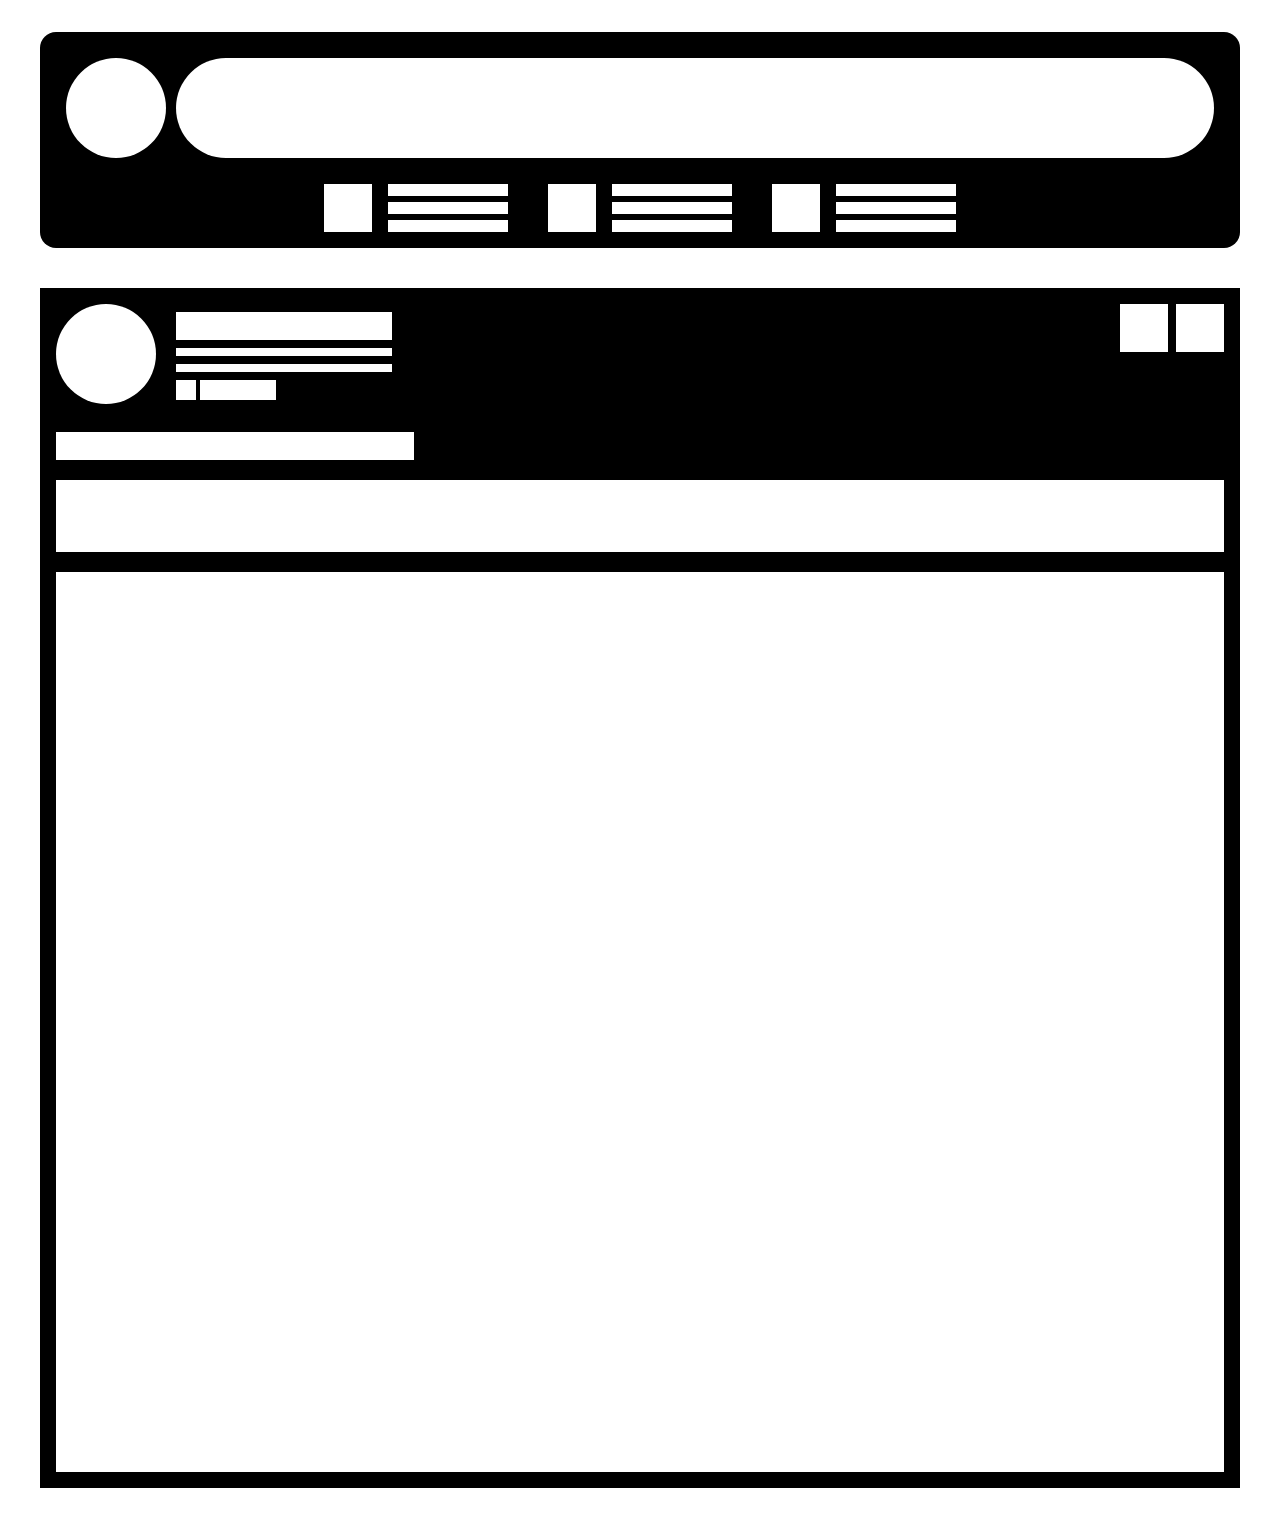
<file: Layout 1/index.html>
<!DOCTYPE html>
<html lang="en">

<head>
  <meta charset="UTF-8">
  <meta name="viewport" content="width=device-width, initial-scale=1.0">
  <title>Layout 6</title>
  <link rel="stylesheet" href="style.css">
</head>

<body>
 <div class="spacing">
   <div class="container">
    <section class="top-section">
      <div class="circle-input-section">
        <div class="avatar"></div>
        <div class="input"></div>
      </div>
      <div class="tag-info-section">
        <div class="tag-info">
          <div class="square"></div>
          <div class="line-container">
            <div class="line"></div>
            <div class="line"></div>
            <div class="line"></div>
          </div>
        </div>
        <div class="tag-info">
          <div class="square"></div>
          <div class="line-container">
            <div class="line"></div>
            <div class="line"></div>
            <div class="line"></div>
          </div>
        </div>
        <div class="tag-info">
          <div class="square"></div>
          <div class="line-container">
            <div class="line"></div>
            <div class="line"></div>
            <div class="line"></div>
          </div>
        </div>
      </div>
    </section>

    <section class="bottom-container">  
      <div class="user-info-container">
        <div class="user-info">
          <div class="avatar"></div>
          <div class="details">
            <div class="rect"></div>
            <div class="line"></div>
            <div class="line"></div>

            <div class="more-details">
              <div class="box1"></div>
              <div class="box2"></div>
            </div>
          </div>
        </div>
        <div class="controls">
        <div class="control"></div>
        <div class="control"></div>
        </div>
      </div>
      <div class="content-container">
        <div class="bar1"></div>
        <div class="bar2"></div>
        <div class="content"></div>
      </div>
    </section>
  </div>
 </div>
</body>

</html>
</file>
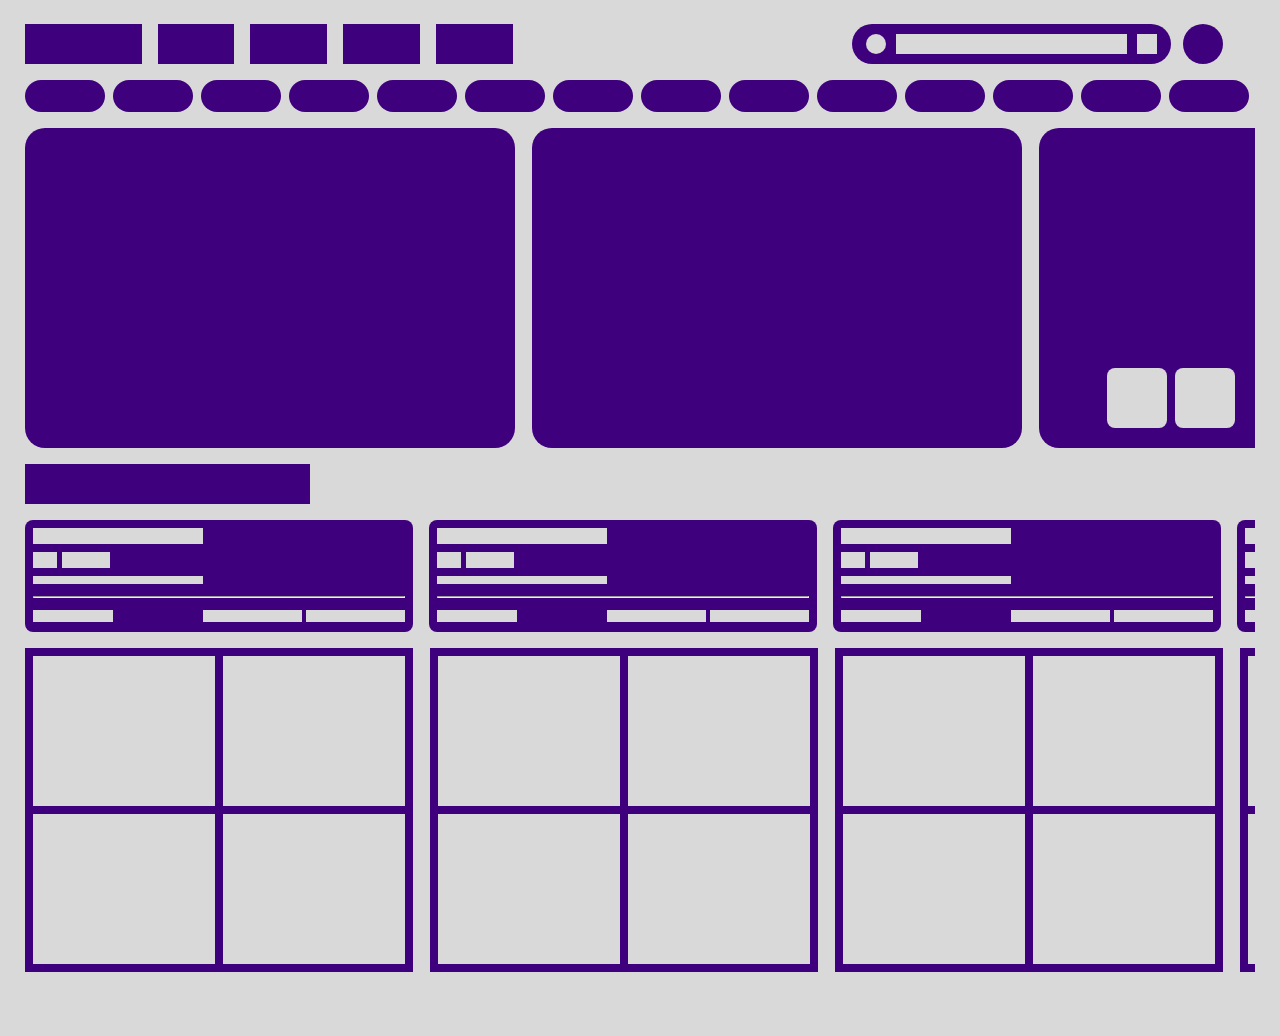
<file: Layout 2/index.html>
<!DOCTYPE html>
<html lang="en">

<head>
  <meta charset="UTF-8">
  <meta name="viewport" content="width=device-width, initial-scale=1.0">
  <title>Layout 7</title>
  <link rel="stylesheet" href="style.css">
</head>

<body>
  <div class="container">
    <nav>
      <div class="links">
        <div class="logo"></div>
        <div class="link">
          <a href="#"></a>
          <a href="#"></a>
          <a href="#"></a>
          <a href="#"></a>
        </div>
      </div>

      <div class="search-avatar">
        <div class="search">
          <div class="circle"></div>
          <div class="rectangle"></div>
          <div class="square"></div>
        </div>
        <div class="avatar"></div>
      </div>
    </nav>

    <div class="tags hide-scrollbar">
      <span></span>
      <span></span>
      <span></span>
      <span></span>
      <span></span>
      <span></span>
      <span></span>
      <span></span>
      <span></span>
      <span></span>
      <span></span>
      <span></span>
      <span></span>
      <span></span>
      <span></span>
      <span></span>
      <span></span>
      <span></span>
      <span></span>
      <span></span>
      <span></span>
      <span></span>
      <span></span>
      <span></span>
      <span></span>
      <span></span>
      <span></span>
      <span></span>
    </div>

    <div class="button-relative">
      <div class="ads hide-scrollbar">
        <span></span>
        <span></span>
        <span></span>
        <span></span>
        <span></span>

        <div class="slide-button">
          <div class="prev"></div>
          <div class="next"></div>
        </div>
      </div>
    </div>

    <div class="bar"></div>

    <div class="cards hide-scrollbar">
      <div class="card">
        <section>
          <div class="line1"></div>
          <div class="box-container">
            <div class="box1"></div>
            <div class="box2"></div>
          </div>
          <div class="line2"></div>
        </section>
        <hr />
        <div class="card-bottom">
          <span></span>
          <div class="left">
            <span></span>
            <span></span>
          </div>
        </div>
      </div>
      <div class="card">
        <section>
          <div class="line1"></div>
          <div class="box-container">
            <div class="box1"></div>
            <div class="box2"></div>
          </div>
          <div class="line2"></div>
        </section>
        <hr />
        <div class="card-bottom">
          <span></span>
          <div class="left">
            <span></span>
            <span></span>
          </div>
        </div>
      </div>
      <div class="card">
        <section>
          <div class="line1"></div>
          <div class="box-container">
            <div class="box1"></div>
            <div class="box2"></div>
          </div>
          <div class="line2"></div>
        </section>
        <hr />
        <div class="card-bottom">
          <span></span>
          <div class="left">
            <span></span>
            <span></span>
          </div>
        </div>
      </div>
      <div class="card">
        <section>
          <div class="line1"></div>
          <div class="box-container">
            <div class="box1"></div>
            <div class="box2"></div>
          </div>
          <div class="line2"></div>
        </section>
        <hr />
        <div class="card-bottom">
          <span></span>
          <div class="left">
            <span></span>
            <span></span>
          </div>
        </div>
      </div>
      <div class="card">
        <section>
          <div class="line1"></div>
          <div class="box-container">
            <div class="box1"></div>
            <div class="box2"></div>
          </div>
          <div class="line2"></div>
        </section>
        <hr />
        <div class="card-bottom">
          <span></span>
          <div class="left">
            <span></span>
            <span></span>
          </div>
        </div>
      </div>
      <div class="card">
        <section>
          <div class="line1"></div>
          <div class="box-container">
            <div class="box1"></div>
            <div class="box2"></div>
          </div>
          <div class="line2"></div>
        </section>
        <hr />
        <div class="card-bottom">
          <span></span>
          <div class="left">
            <span></span>
            <span></span>
          </div>
        </div>
      </div>
      <div class="card">
        <section>
          <div class="line1"></div>
          <div class="box-container">
            <div class="box1"></div>
            <div class="box2"></div>
          </div>
          <div class="line2"></div>
        </section>
        <hr />
        <div class="card-bottom">
          <span></span>
          <div class="left">
            <span></span>
            <span></span>
          </div>
        </div>
      </div>
      <div class="card">
        <section>
          <div class="line1"></div>
          <div class="box-container">
            <div class="box1"></div>
            <div class="box2"></div>
          </div>
          <div class="line2"></div>
        </section>
        <hr />
        <div class="card-bottom">
          <span></span>
          <div class="left">
            <span></span>
            <span></span>
          </div>
        </div>
      </div>
      <div class="card">
        <section>
          <div class="line1"></div>
          <div class="box-container">
            <div class="box1"></div>
            <div class="box2"></div>
          </div>
          <div class="line2"></div>
        </section>
        <hr />
        <div class="card-bottom">
          <span></span>
          <div class="left">
            <span></span>
            <span></span>
          </div>
        </div>
      </div>
      <div class="card">
        <section>
          <div class="line1"></div>
          <div class="box-container">
            <div class="box1"></div>
            <div class="box2"></div>
          </div>
          <div class="line2"></div>
        </section>
        <hr />
        <div class="card-bottom">
          <span></span>
          <div class="left">
            <span></span>
            <span></span>
          </div>
        </div>
      </div>
      <div class="card">
        <section>
          <div class="line1"></div>
          <div class="box-container">
            <div class="box1"></div>
            <div class="box2"></div>
          </div>
          <div class="line2"></div>
        </section>
        <hr />
        <div class="card-bottom">
          <span></span>
          <div class="left">
            <span></span>
            <span></span>
          </div>
        </div>
      </div>
    </div>

    <section class="grid-boxes hide-scrollbar">
      <div class="grid-box">
        <span></span>
        <span></span>
        <span></span>
        <span></span>
      </div>
      <div class="grid-box">
        <span></span>
        <span></span>
        <span></span>
        <span></span>
      </div>
      <div class="grid-box">
        <span></span>
        <span></span>
        <span></span>
        <span></span>
      </div>
      <div class="grid-box">
        <span></span>
        <span></span>
        <span></span>
        <span></span>
      </div>
      <div class="grid-box">
        <span></span>
        <span></span>
        <span></span>
        <span></span>
      </div>
      <div class="grid-box">
        <span></span>
        <span></span>
        <span></span>
        <span></span>
      </div>
      <div class="grid-box">
        <span></span>
        <span></span>
        <span></span>
        <span></span>
      </div>
    </section>

    <div class="bottom-space"></div>
  </div>
</body>

</html>
</file>
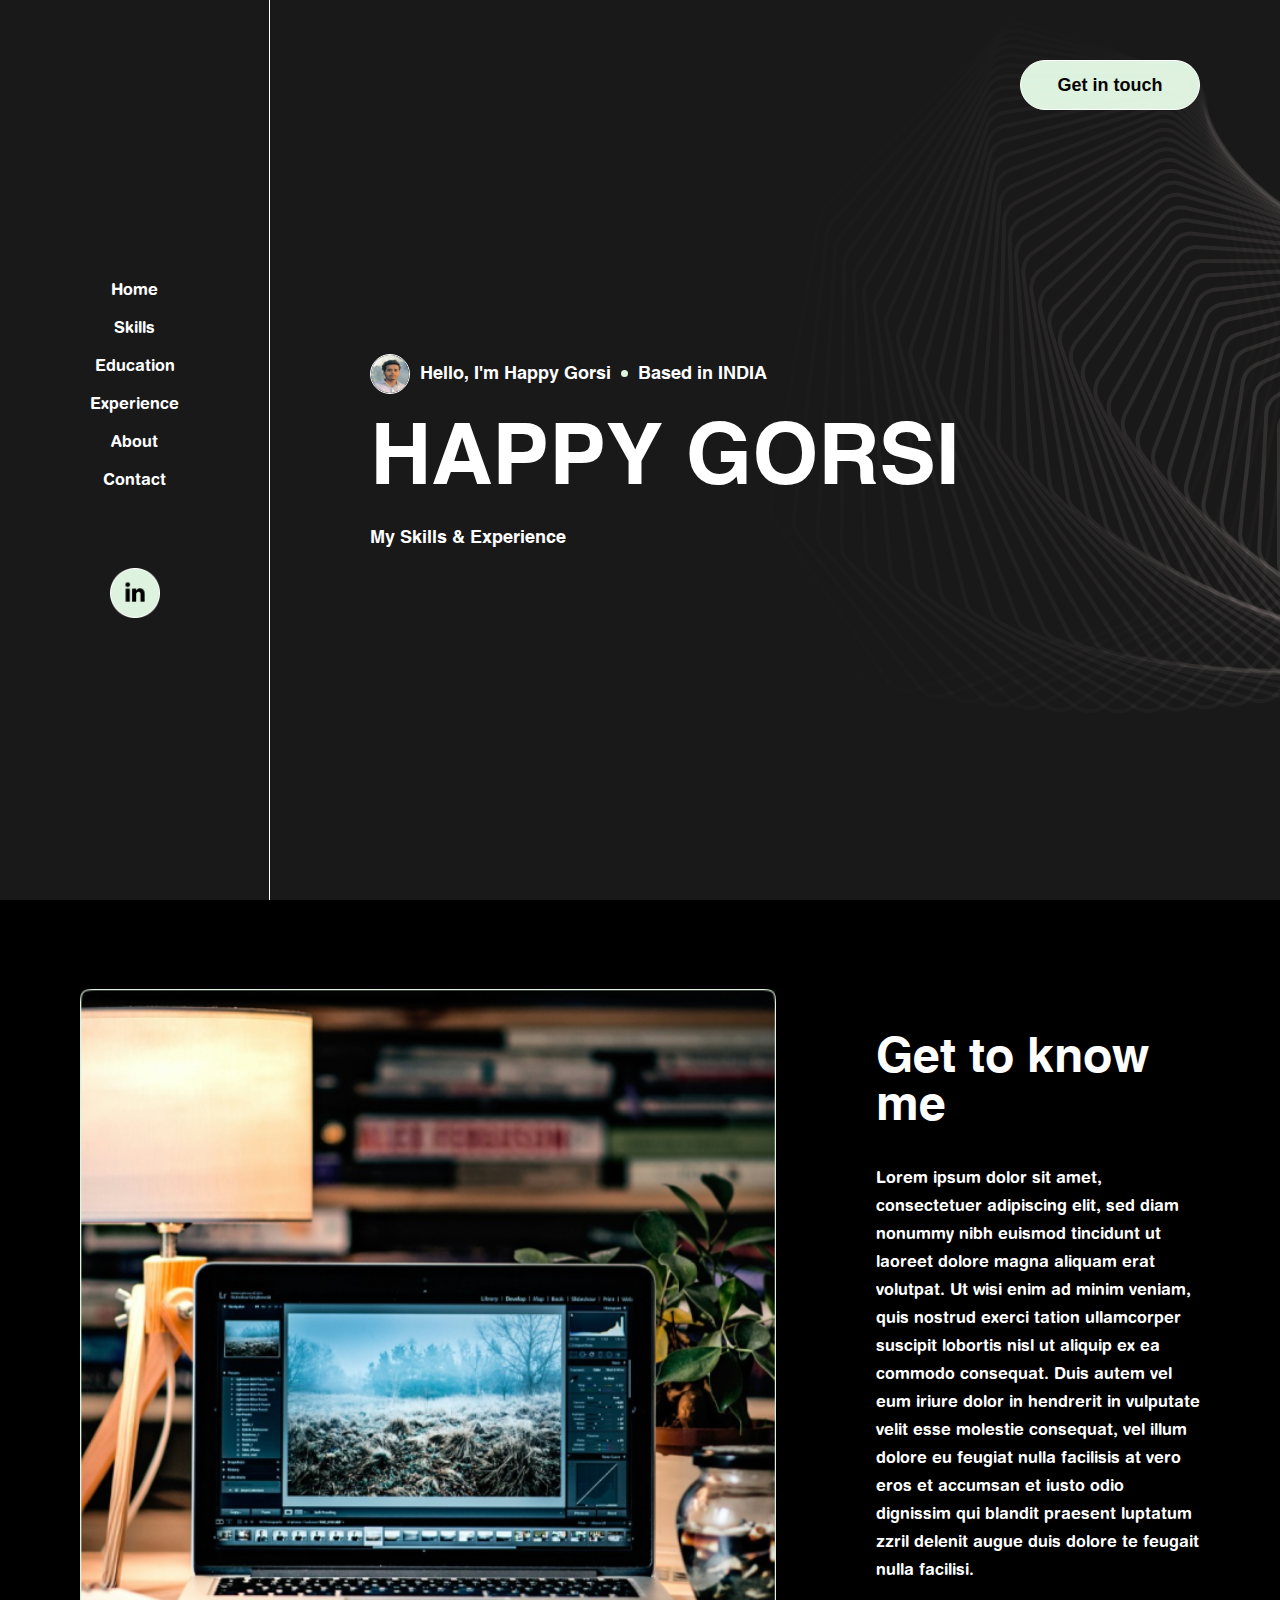
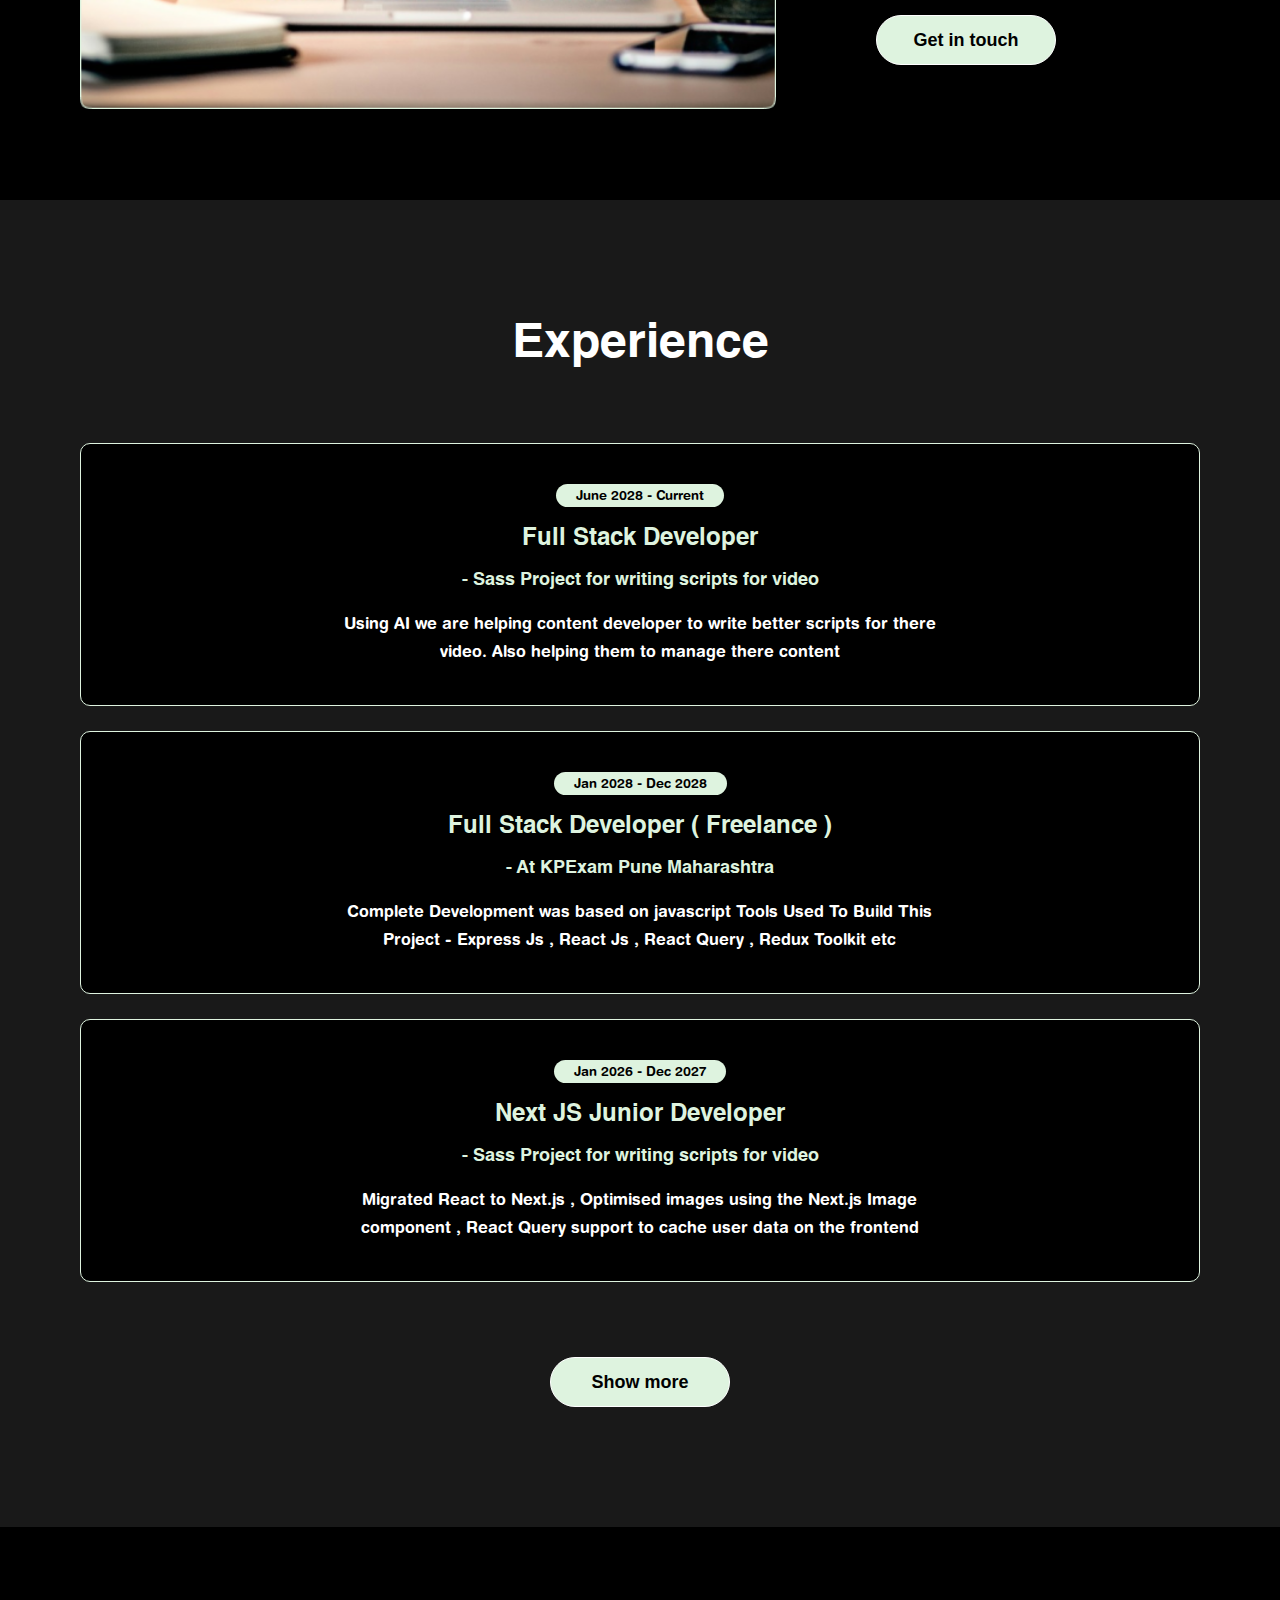
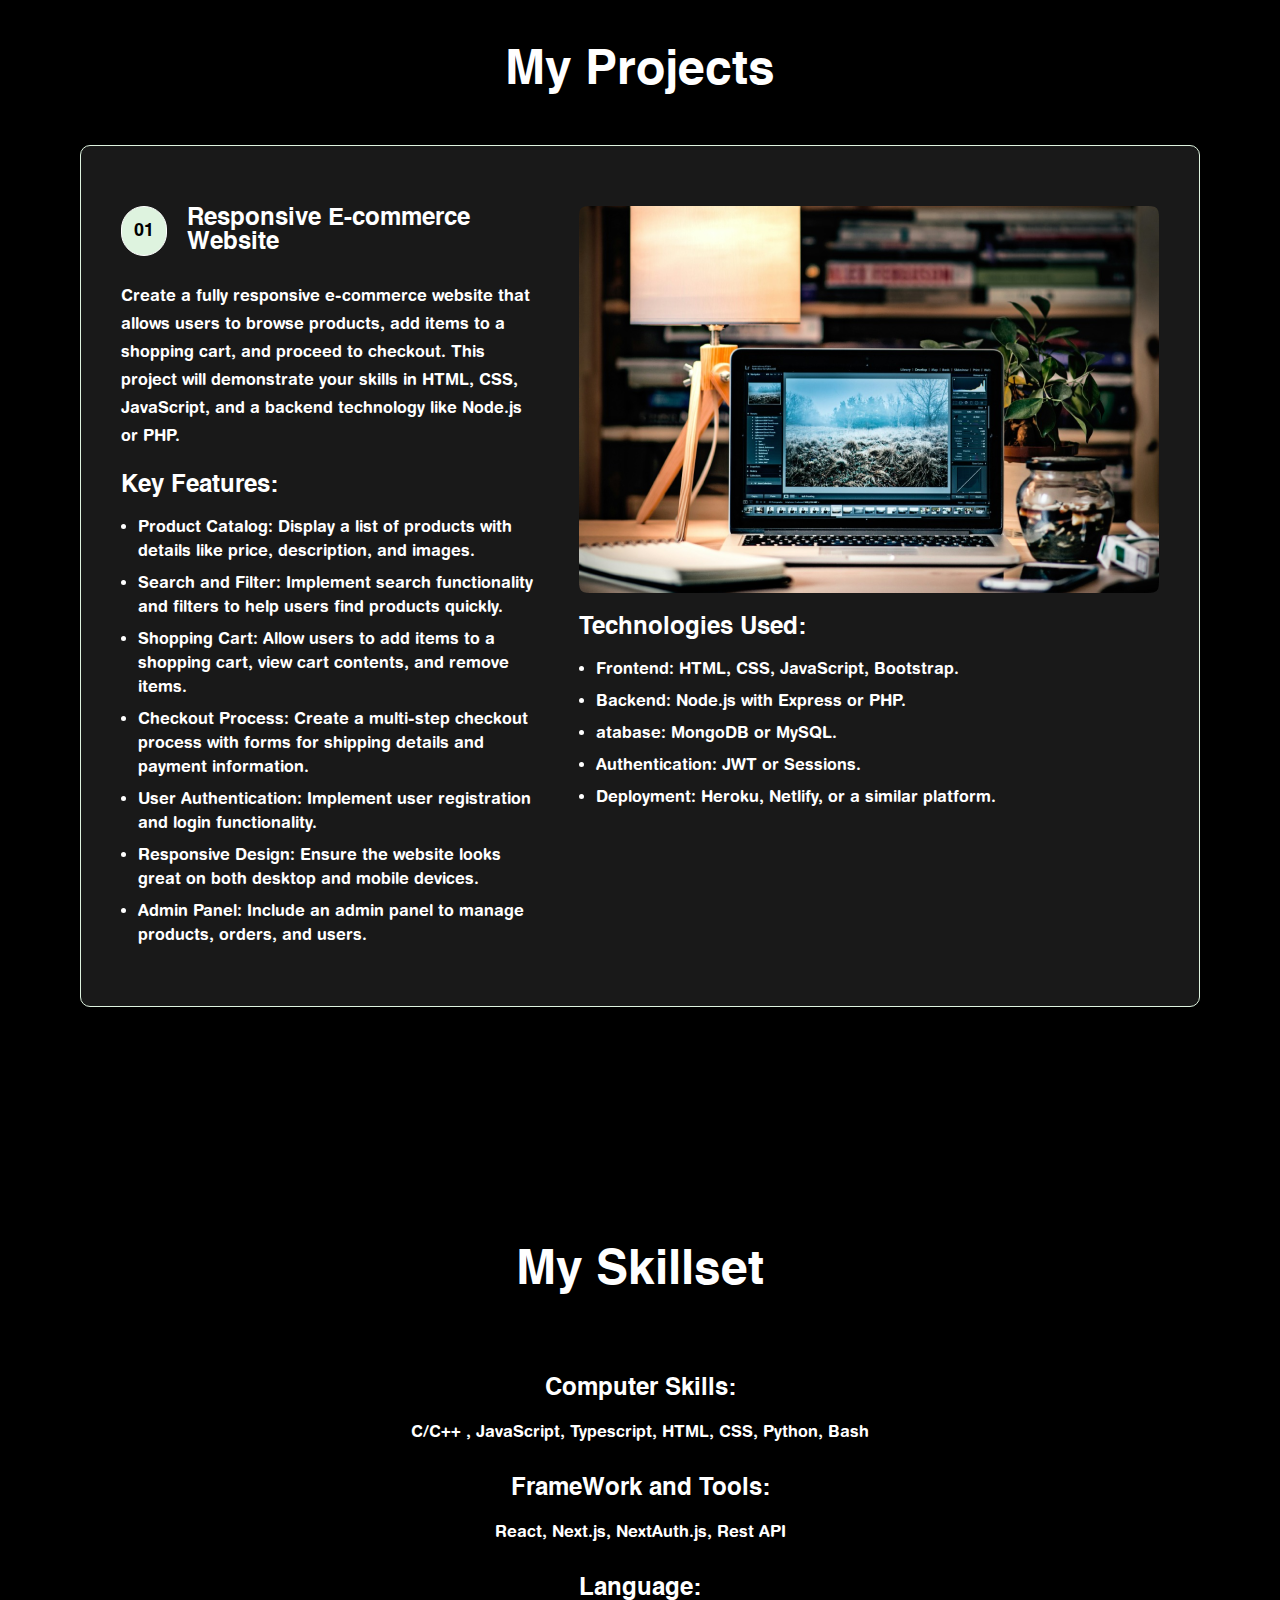
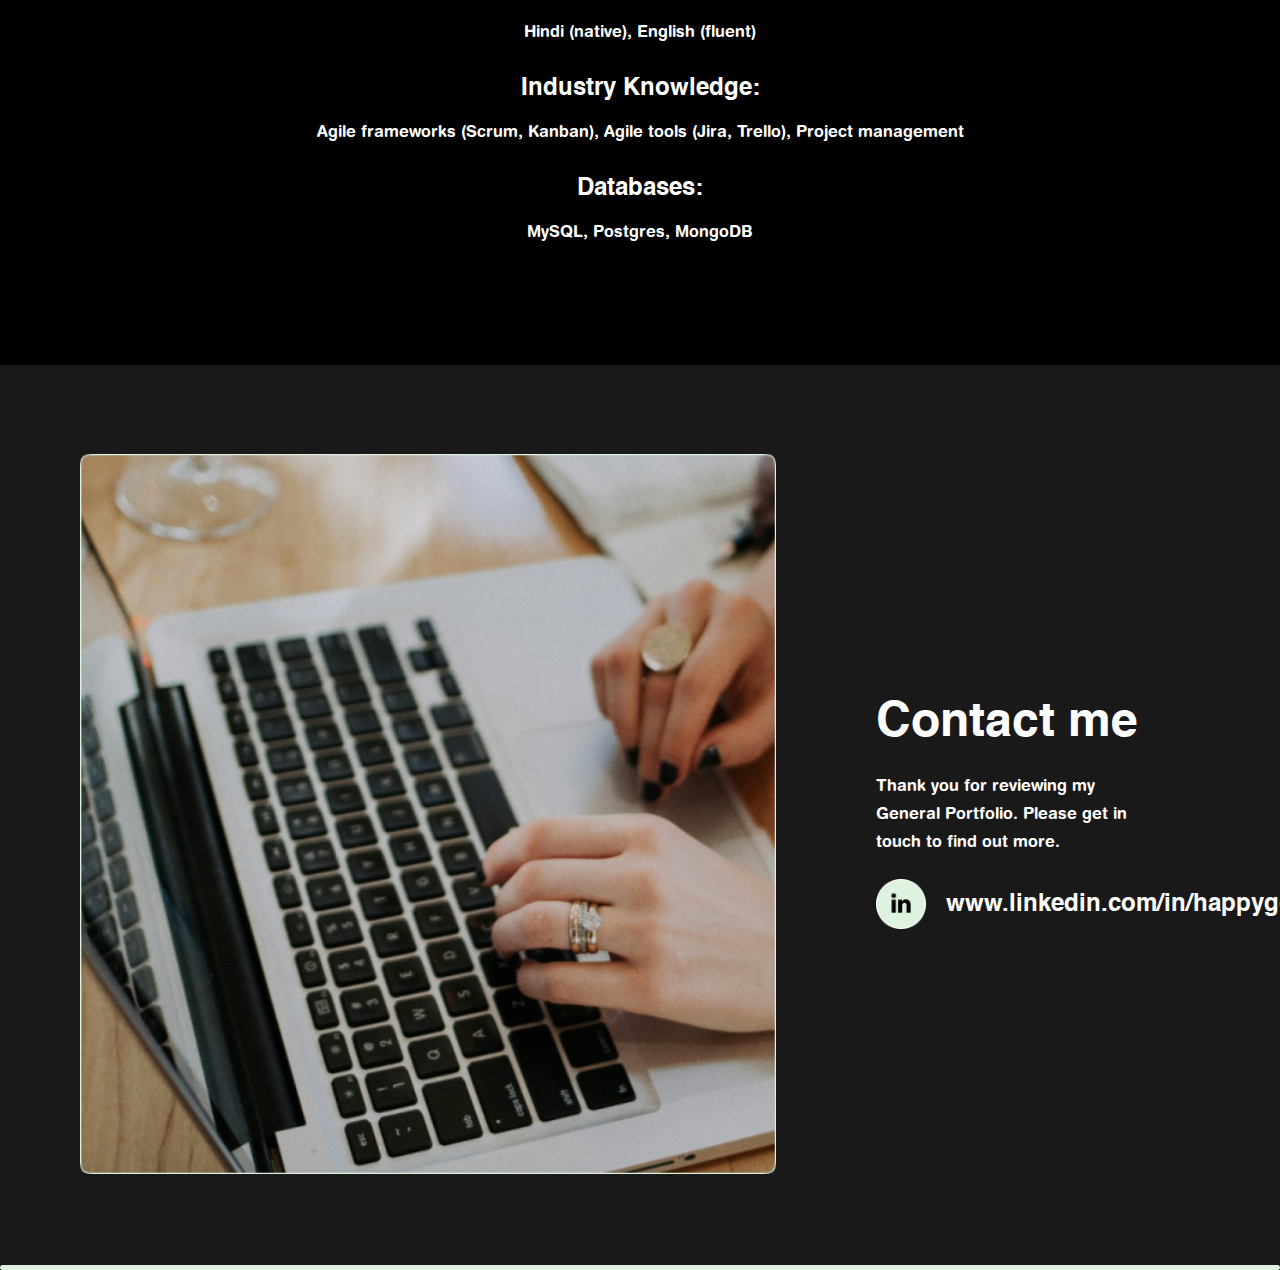
<file: Layout 4/index.html>
<!DOCTYPE html>
<html lang="en">

<head>
    <meta charset="UTF-8">
    <meta name="viewport" content="width=device-width, initial-scale=1.0">
    <title>Layout 9 | Portfolio</title>
    <link rel="stylesheet" href="style.css">
</head>

<body>

    <!-- Hero section -->

    <section class="hero-section">
        <nav>
            <ul>
                <li>
                    <a href="#">Home</a>
                </li>
                <li>
                    <a href="#">Skills</a>
                </li>
                <li>
                    <a href="#">Education</a>
                </li>
                <li>
                    <a href="#">Experience</a>
                </li>
                <li>
                    <a href="#">About</a>
                </li>
                <li>
                    <a href="#">Contact</a>
                </li>
            </ul>
            <div class="linkedin">
                <img src="images/linkedin_logo.png" alt="linkedin_logo">
            </div>
        </nav>
        <section class="header">
            <button>Get in touch</button>
            <div class="basic-details">
                <div class="avatar">
                    <img src="images/avatar2.jpg" alt="happy-image">
                    <h4>Hello, I'm Happy Gorsi</h4>
                    <div></div>
                    <h4>Based in INDIA</h4>
                </div>
            </div>
            <h1>HAPPY GORSI</h1>
            <h4>My Skills & Experience</h4>
        </section>

        <div class="top-bg">
            <img src="images/top_bg.png" alt="background image">
        </div>

    </section>

    <!-- about section -->

    <section class="about-section">
        <div class="image-container">
            <img src="images/about_img.png" alt="about_img">
        </div>
        <div class="content">
            <h2>Get to know me</h2>
            <p>Lorem ipsum dolor sit amet, consectetuer adipiscing elit, sed diam nonummy nibh euismod tincidunt ut
                laoreet dolore magna aliquam erat volutpat. Ut wisi enim ad minim veniam, quis nostrud exerci tation
                ullamcorper suscipit lobortis nisl ut aliquip ex ea commodo consequat. Duis autem vel eum iriure dolor
                in hendrerit in vulputate velit esse molestie consequat, vel illum dolore eu feugiat nulla facilisis at
                vero eros et accumsan et iusto odio dignissim qui blandit praesent luptatum zzril delenit augue duis
                dolore te feugait nulla facilisi.
            </p>
            <button>Get in touch</button>
        </div>
    </section>

    <!-- experience section -->

    <section class="experience-section">
        <h2>Experience</h2>

        <div class="experience-card">
            <div class="tag">June 2028 - Current</div>
            <h3>Full Stack Developer</h3>
            <h4>- Sass Project for writing scripts for video </h4>
            <p>Using AI we are helping content developer to write better scripts for
                there video. Also helping them to manage there content
            </p>
        </div>
        <div class="experience-card">
            <div class="tag">Jan 2028 - Dec 2028</div>
            <h3>Full Stack Developer ( Freelance ) </h3>
            <h4>- At KPExam Pune Maharashtra </h4>
            <p>Complete Development was based on javascript Tools Used To Build This Project - Express Js , React Js ,
                React Query , Redux Toolkit etc
            </p>
        </div>
        <div class="experience-card">
            <div class="tag">Jan 2026 - Dec 2027</div>
            <h3>Next JS Junior Developer</h3>
            <h4>- Sass Project for writing scripts for video </h4>
            <p>Migrated React to Next.js , Optimised images using the Next.js Image component , React Query support to
                cache user data on the frontend
            </p>
        </div>
        <div class="btn">
            <button>Show more</button>
        </div>
    </section>

    <!-- project section -->

    <section class="project-section">
        <h2>My Projects</h2>
        <div class="project-card">
            <div class="left">
                <div class="project-overview">
                    <div class="title">
                        <div class="number">01</div>
                        <h3>Responsive E-commerce Website</h3>
                    </div>
                    <p>Create a fully responsive e-commerce website that allows users to browse products, add items to a
                        shopping cart, and proceed to checkout. This project will demonstrate your skills in HTML, CSS,
                        JavaScript, and a backend technology like Node.js or PHP.</p>
                </div>
                <div class="key-features">
                    <h3>Key Features:</h3>
                    <ul>
                        <li>Product Catalog: Display a list of products with details like price, description, and
                            images.</li>
                        <li>Search and Filter: Implement search functionality and filters to help users find products
                            quickly.</li>
                        <li>Shopping Cart: Allow users to add items to a shopping cart, view cart contents, and remove
                            items.</li>
                        <li>Checkout Process: Create a multi-step checkout process with forms for shipping details and
                            payment information.</li>
                        <li>User Authentication: Implement user registration and login functionality.</li>
                        <li>Responsive Design: Ensure the website looks great on both desktop and mobile devices.</li>
                        <li>Admin Panel: Include an admin panel to manage products, orders, and users.</li>
                    </ul>
                </div>
            </div>
            <div class="right">
                <div class="image-container">
                    <img src="images/project_img.png" alt="Responsive E-commerce Website">
                </div>
                <div class="technologies">
                    <h3>Technologies Used:</h3>
                    <ul>
                        <li>Frontend: HTML, CSS, JavaScript, Bootstrap.</li>
                        <li>Backend: Node.js with Express or PHP.</li>
                        <li>atabase: MongoDB or MySQL.</li>
                        <li>Authentication: JWT or Sessions.</li>
                        <li>Deployment: Heroku, Netlify, or a similar platform.</li>
                    </ul>
                </div>
            </div>
        </div>
    </section>

    <!-- my skills -->

    <section class="skill-section">
        <h2>My Skillset</h2>
        <div class="skills">
            <h3>Computer Skills:</h3>
            <p>C/C++ , JavaScript, Typescript, HTML, CSS, Python, Bash</p>
        </div>
        <div class="skills">
            <h3>FrameWork and Tools:</h3>
            <p>React, Next.js, NextAuth.js, Rest API</p>
        </div>
        <div class="skills">
            <h3>Language:</h3>
            <p>Hindi (native), English (fluent)</p>
        </div>
        <div class="skills">
            <h3>Industry Knowledge:</h3>
            <p>Agile frameworks (Scrum, Kanban), Agile tools (Jira, Trello), Project management</p>
        </div>
        <div class="skills">
            <h3>Databases:</h3>
            <p>MySQL, Postgres, MongoDB</p>
        </div>
    </section>

    <!-- contact section -->

    <section class="contact-section">
         <div class="image-container">
            <img src="images/contact_img.png" alt="contact_img">
        </div>
        <div class="content">
            <h2>Contact me</h2>
            <p>Thank you for reviewing my General Portfolio.
               Please get in touch to find out more.
            </p>

            <div class="linkedin-container">
                <div class="linkedin">
                    <img src="images/linkedin_logo.png" alt="linkedin_logo">
                </div>
                <h3>www.linkedin.com/in/happygorsi</h3>
            </div>
            
        </div>
    </section>

    <!-- bar -->

    <div class="bar"></div>
</body>

</html>
</file>
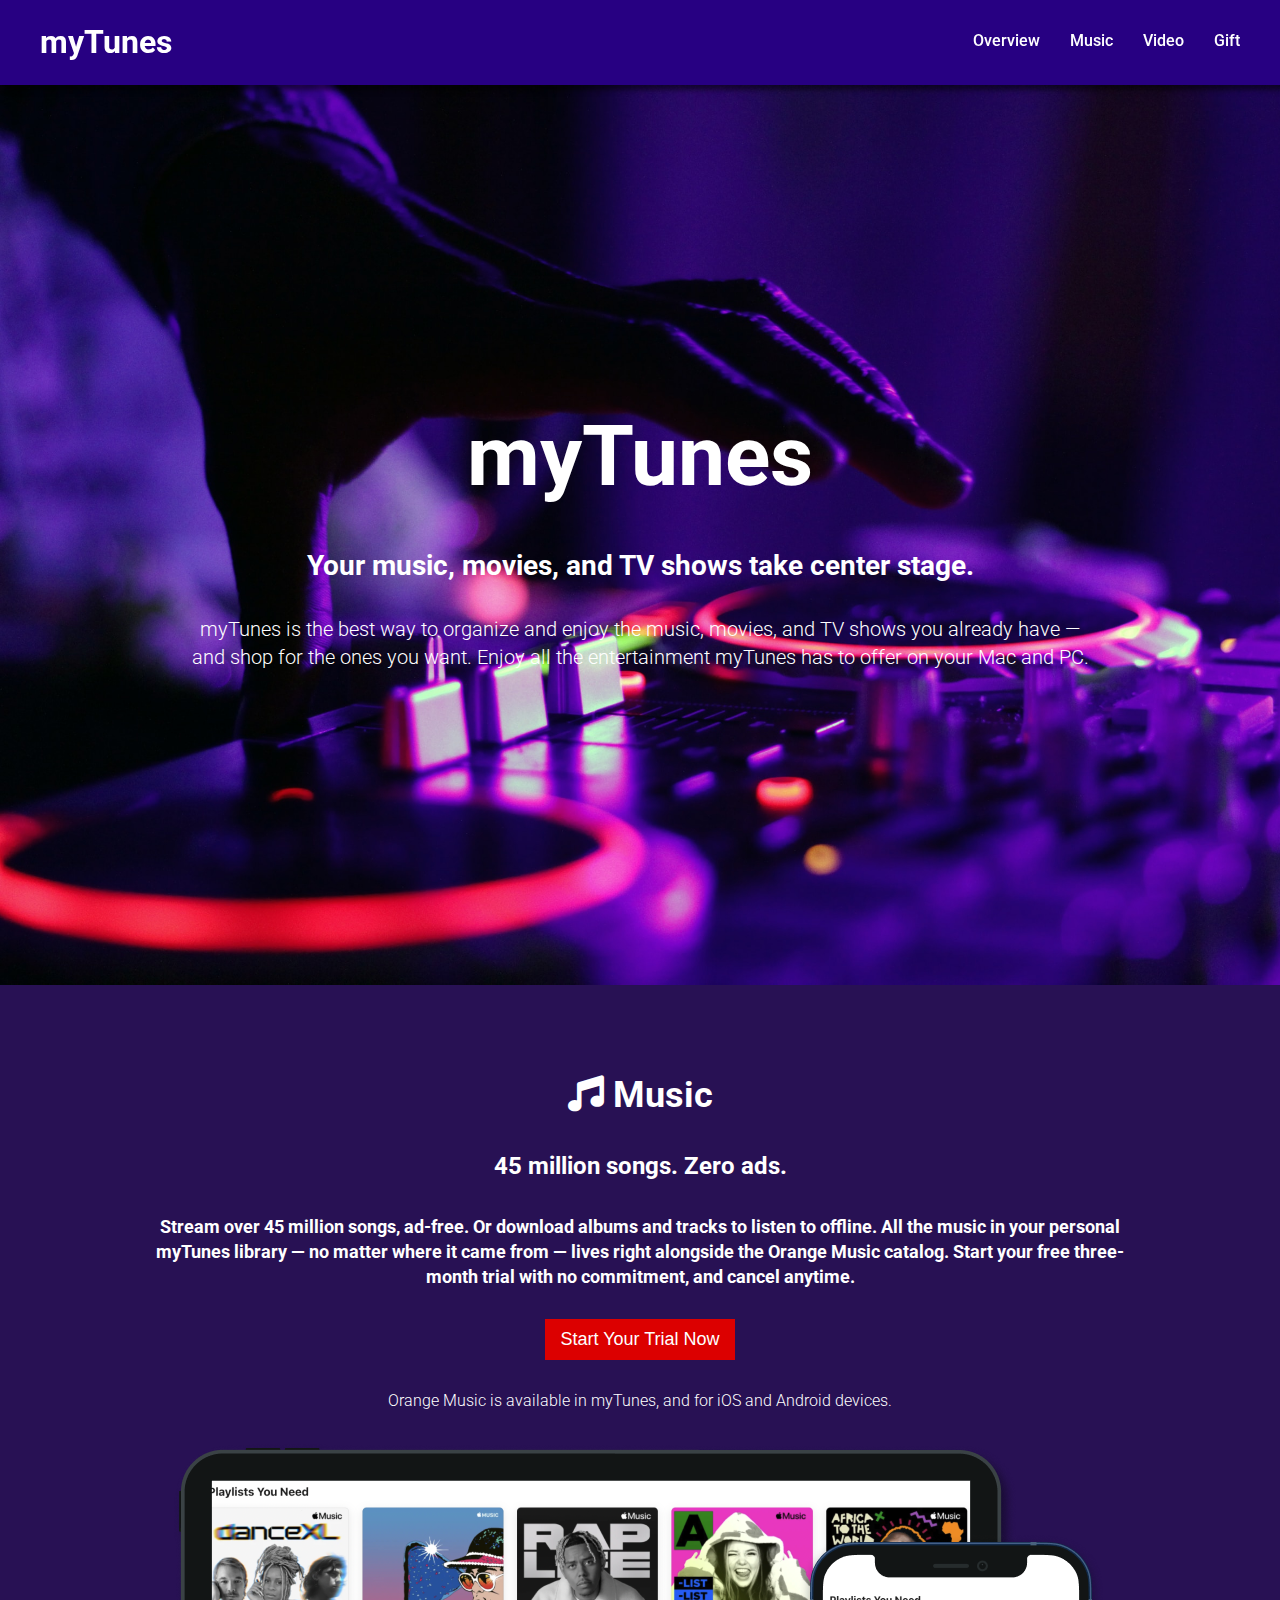
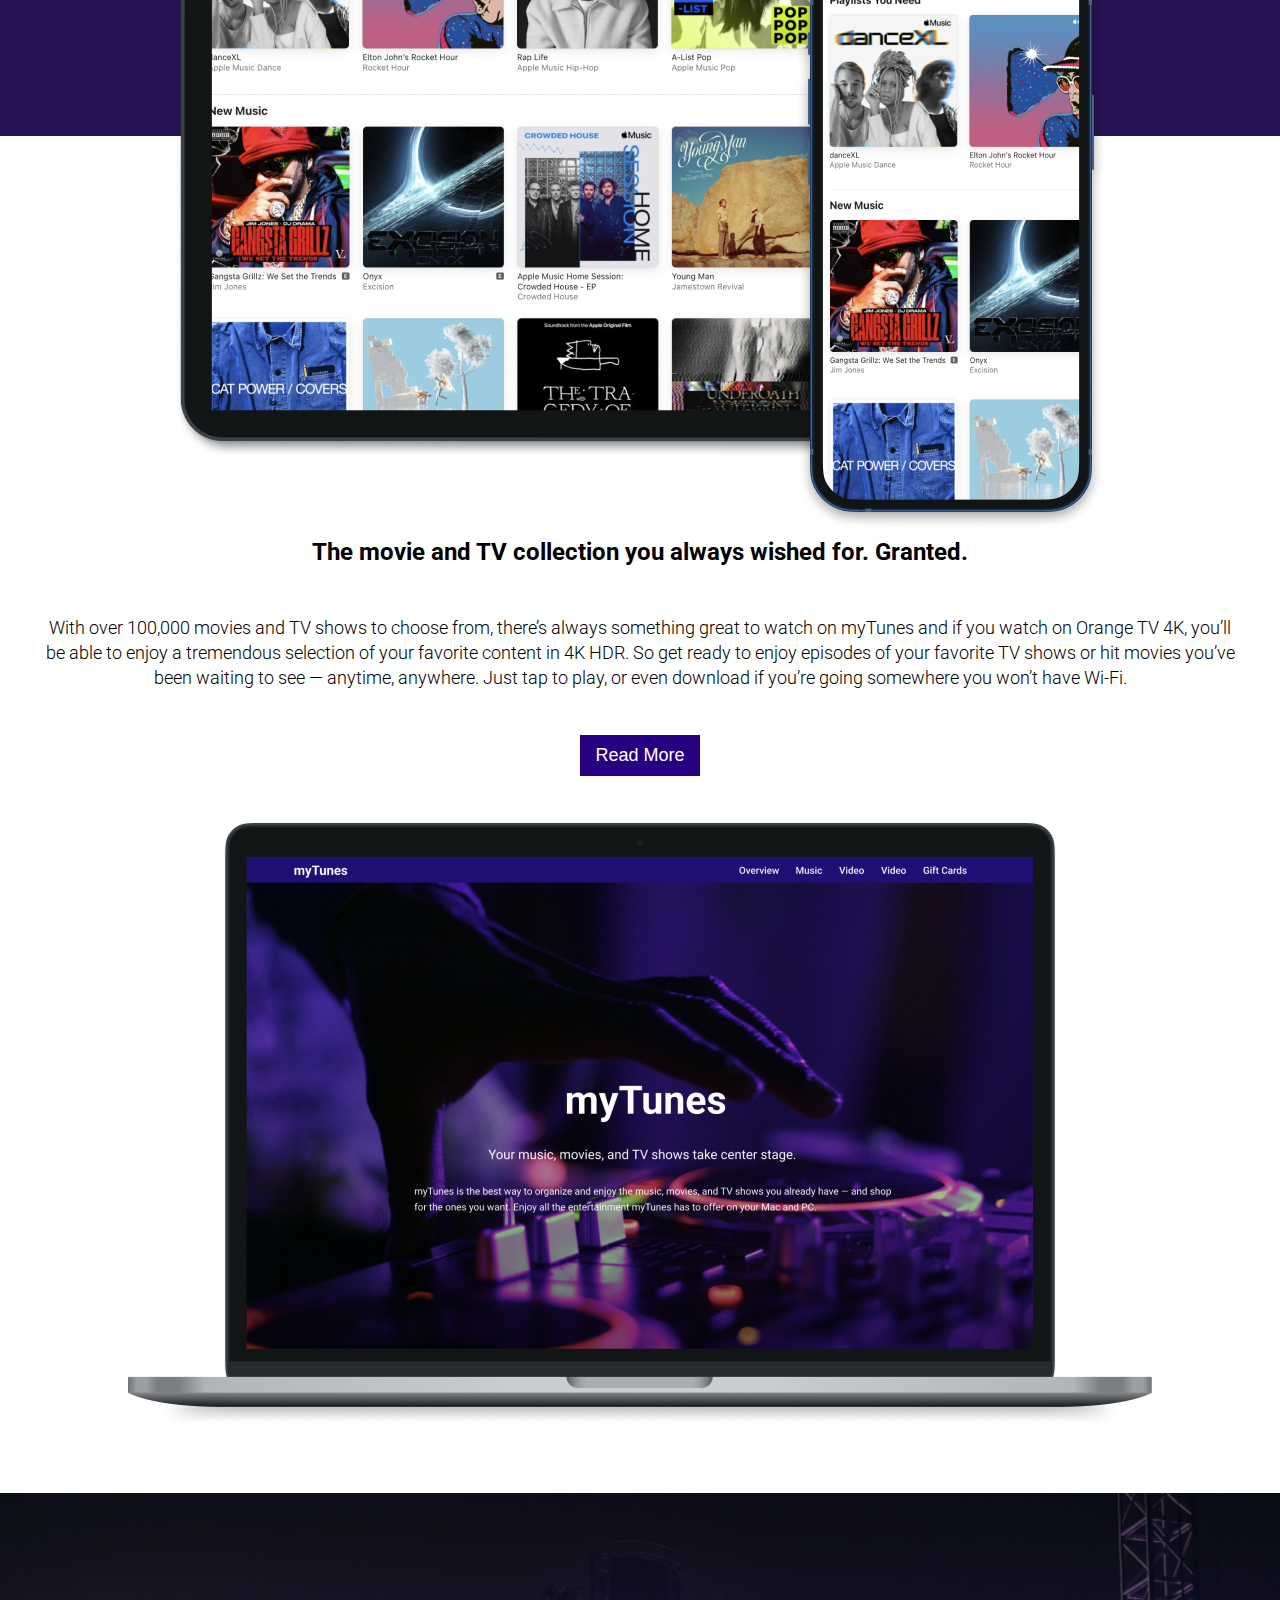
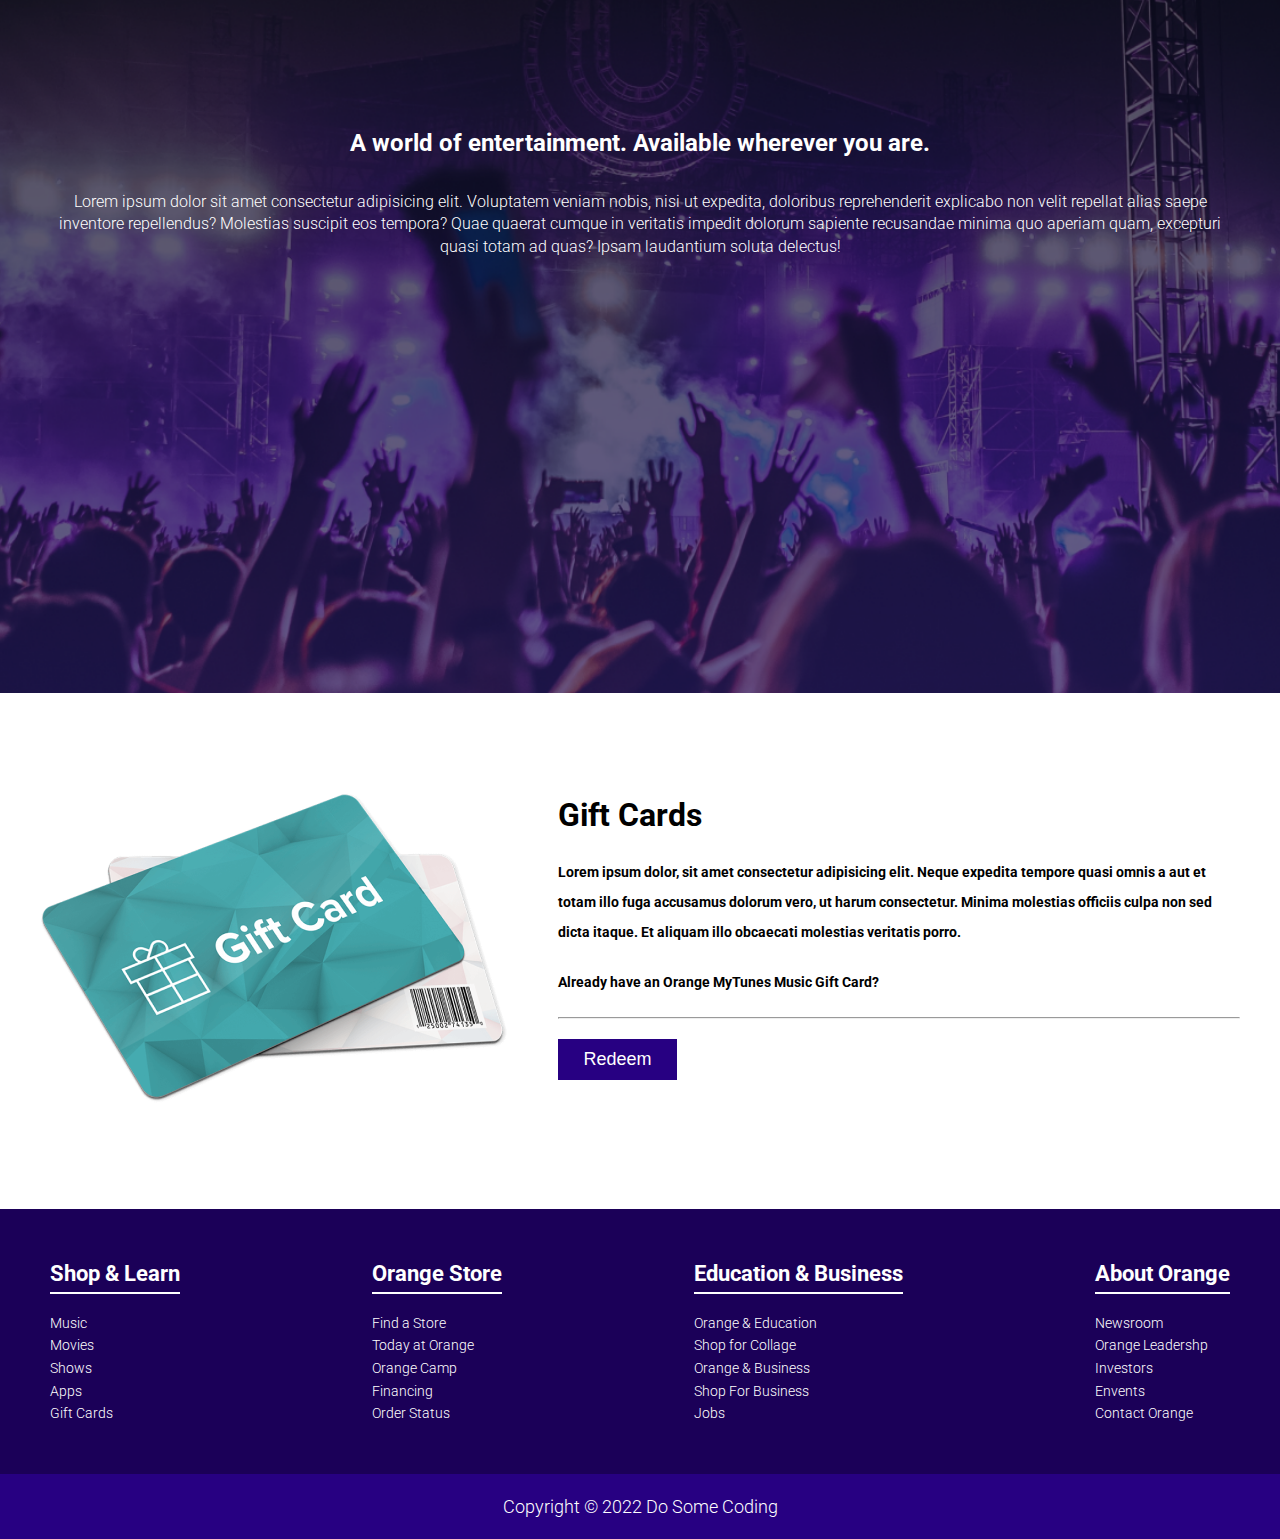
<file: Layout 5/index.html>
<!DOCTYPE html>
<html lang="en">

<head>
    <meta charset="UTF-8">
    <meta name="viewport" content="width=device-width, initial-scale=1.0">
    <title>myTunes Website</title>
    <link rel="stylesheet" href="style.css">
    <link rel="stylesheet" href="https://cdnjs.cloudflare.com/ajax/libs/font-awesome/6.5.1/css/all.min.css">
</head>

<body>

    <!-- nav section -->

    <header>
        <nav class="container">
            <div class="logo">myTunes</div>
            <ul>
                <a href="#hero">
                    <li>Overview</li>
                </a>
                <a href="#music">
                    <li>Music</li>
                </a>
                <a href="#video">
                    <li>Video</li>
                </a>
                <a href="#gift">
                    <li>Gift</li>
                </a>
            </ul>
        </nav>
    </header>

    <!-- ḥero section -->

    <main>
        <section class="hero-section" id="hero">
            <div class="container">
                <h1>myTunes</h1>
                <h3>Your music, movies, and TV shows take center stage.</h3>
                <p>myTunes is the best way to organize and enjoy the music, movies, and TV shows you already have — and
                    shop for the ones you want. Enjoy all the entertainment myTunes has to offer on your Mac and PC.</p>
            </div>
        </section>

        <!-- music section -->

        <section class="music-section" id="music">
            <div class="container">
                <h2>
                    <span><i class="fa fa-music"></i></span>
                    Music
                </h2>
                <h3>45 million songs. Zero ads.</h3>
                <h4>Stream over 45 million songs, ad-free. Or download albums and tracks to listen to offline. All the
                    music in your personal myTunes library — no matter where it came from — lives right alongside the
                    Orange Music catalog. Start your free three-month trial with no commitment, and cancel anytime.</h4>
                <button class="primary-btn">Start Your Trial Now </button>
                <p>Orange Music is available in myTunes, and for iOS and Android devices.</p>
                <div class="ipad-iphone-img">
                    <img src="images/ipad-iphone.png" alt="ipad-iphone-img">
                </div>
            </div>
        </section>

        <!-- about music -->

        <section class="about-music container">
            <h3>The movie and TV collection you always wished for. Granted.</h3>
            <p>With over 100,000 movies and TV shows to choose from, there’s always something great to watch on
                myTunes and if you watch on Orange TV 4K, you’ll be able to enjoy a tremendous selection of your
                favorite content in 4K HDR. So get ready to enjoy episodes of your favorite TV shows or hit movies
                you’ve been waiting to see — anytime, anywhere. Just tap to play, or even download if you’re going
                somewhere you won’t have Wi-Fi.</p>
            <button class="secondary-btn">Read More</button>
            <div class="mac-image">
                <img src="images/mac.png" alt="macbook">
            </div>
        </section>

        <!-- video section -->

        <section class="video-section" id="video">
            <div class="container">
                <h3>A world of entertainment. Available wherever you are.</h3>
                <p>Lorem ipsum dolor sit amet consectetur adipisicing elit. Voluptatem veniam nobis, nisi ut expedita,
                    doloribus reprehenderit explicabo non velit repellat alias saepe inventore repellendus? Molestias
                    suscipit eos tempora? Quae quaerat cumque in veritatis impedit dolorum sapiente recusandae minima
                    quo aperiam quam, excepturi quasi totam ad quas? Ipsam laudantium soluta delectus!</p>
            </div>
        </section>

        <!-- gift section -->

        <div class="container">
            <section class="gift-section" id="gift">
                <div class="gift-card">
                    <img src="images/gift_card.png" alt="gift card">
                </div>
                <div class="gift-content">
                    <h3>Gift Cards</h3>
                    <h6>Lorem ipsum dolor, sit amet consectetur adipisicing elit. Neque expedita tempore quasi omnis a
                        aut et
                        totam illo fuga accusamus dolorum vero, ut harum consectetur. Minima molestias officiis culpa
                        non
                        sed dicta itaque. Et aliquam illo obcaecati molestias veritatis porro.</h6>
                    <h6>Already have an Orange MyTunes Music Gift Card?</h6>
                    <hr>
                    <button class="secondary-btn">Redeem</button>
                </div>
            </section>
        </div>
    </main>

    <footer>

        <!-- upper footer section -->

        <section class="upper-footer">
            <div class="container">
                <div class="footer-links"> 
                    <h4>Shop & Learn</h4>
                    <ul>
                        <li>Music</li>
                        <li>Movies</li>
                        <li>Shows</li>
                        <li>Apps</li>
                        <li>Gift Cards</li>
                    </ul>
                </div>
                <div class="footer-links">
                    <h4>Orange Store</h4>
                    <ul>
                        <li>Find a Store</li>
                        <li>Today at Orange</li>
                        <li>Orange Camp</li>
                        <li>Financing</li>
                        <li>Order Status</li>
                    </ul>
                </div>
                <div class="footer-links">
                    <h4>Education  & Business</h4>
                    <ul>
                        <li>Orange & Education</li>
                        <li>Shop for Collage</li>
                        <li>Orange & Business</li>
                        <li>Shop For Business</li>
                        <li>Jobs</li>
                    </ul>
                </div>
                <div class="footer-links">
                    <h4>About Orange</h4>
                    <ul>
                        <li>Newsroom</li>
                        <li>Orange Leadershp</li>
                        <li>Investors</li>
                        <li>Envents</li>
                        <li>Contact Orange </li>
                    </ul>
                </div>
            </div>
        </section>

        <!-- lower footer section -->

        <section class="lower-footer">
            <p>Copyright © 2022 Do Some Coding</p>
        </section>
    </footer>
</body>

</html>
</file>
<file: Layout 1/style.css>
:root {
    --primary: white;
    --secondary: black;

}

* {
    margin: 0;
    padding: 0;
    box-sizing: border-box;
}

body {
    background-color: var(--primary);
}

.container {
    max-width: 1200px;
    margin: 32px auto;
}

.top-section {
    background-color: var(--secondary);
    width: 100%;
    min-height: 216px;
    border-radius: 16px;
    display: flex;
    flex-direction: column;
    padding: 16px;
    gap: 16px;
}

.avatar {
    border-radius: 100%;
    height: 100px;
    width: 100px;
    background: var(--primary);
    flex-shrink: 0;
}


.circle-input-section {
    display: flex;
    height: 120px;
    gap: 10px;
    align-items: center;
    padding: 10px;

    .avatar {}

    .input {
        border-radius: 64px;
        height: 100px;
        width: 100%;
        background: var(--primary);
    }
}

.tag-info-section {
    min-height: 48px;
    display: flex;
    gap: 40px;
    justify-content: center;

    .tag-info {
        display: flex;
        gap: 16px;
        width: 184px;


        .square {
            height: 48px;
            width: 48px;
            background: var(--primary);
            flex-shrink: 0;
        }

        .line-container {
            display: flex;
            flex-direction: column;
            width: 100%;
            gap: 6px;

            .line {
                flex: 1;
                width: 100%;
                background: var(--primary);
            }

        }
    }
}

.bottom-container {
    margin-top: 40px;
    min-height: 1100px;
    background: var(--secondary);
    display: flex;
    flex-direction: column;
    gap: 24px;
    padding: 16px;


    .user-info-container {
        display: flex;
        justify-content: space-between;
        align-items: start;

        .user-info {
            display: flex;
            gap: 12px;
            width: 100%;

            .avatar {}

            .details {
                display: flex;
                flex-direction: column;
                gap: 8px;
                width: 232px;
                padding: 8px;

                .rect {
                    background: var(--primary);
                    height: 28px;
                    width: 100%;
                }

                .line {
                    background: var(--primary);
                    height: 8px;
                    width: 100%;
                }

                .more-details {
                    display: flex;
                    gap: 4px;
                    height: 20px;

                    .box1 {
                        width: 20px;
                        height: 20px;
                        background: var(--primary);
                    }

                    .box2 {
                        width: 76px;
                        height: 100%;
                        background: var(--primary);
                    }
                }

            }
        }

        .controls {
            display: flex;
            gap: 8px;

            .control {
                height: 48px;
                width: 48px;
                background: var(--primary);
                flex-shrink: 0;
            }
        }
    }

    .content-container {
        display: flex;
        flex-direction: column;
        gap: 20px;

        .bar1 {
            height: 28px;
            width: 358px;
            background: var(--primary);
        }

        .bar2 {
            height: 72px;
            width: 100%;
            background: var(--primary);
        }

        .content {
            width: 100%;
            height: 100vh;
            background: var(--primary);
        }
    }
}

.spacing {
    padding: 0 16px;
    margin-bottom: 32px;
}

@media screen and (width>1200px) {}

@media screen and (width<1200px) and (width>450px) {}

@media screen and (width<600px) {
    .tag-info-section {
        flex-direction: column;
        gap: 12px;

        .tag-info {

            width: 100%;
        }

    }

    .bottom-container {
        .user-info-container {
            flex-direction: column-reverse;
            align-items: flex-end;
        }

        .content-container {
            .bar1 {
                height: 28px;
                width: 100%;

            }
        }

        .details {
            height: 88px;
            width: 100%;
           
            
        }

        .user-info-container {
            .controls {
                .control {
                    height: 24px;
                    width: 24px;
                }
            }
        }
    }

    .avatar {
        height: 64px;
        width: 64px;
    }

    .circle-input-section {
        height: 100%;
        padding: 3px;

        .input {
            height: 64px;
            width: 100%;

        }
    }
}
</file>
<file: Layout 2/style.css>
:root {
    --primary: #3F007E;
    --secondary: #D9D9D9;
}

* {
    margin: 0;
    padding: 0;
    box-sizing: border-box;
}  

body {
    background: var(--secondary);
    overflow-y: auto;
}


.hide-scrollbar ::-webkit-scrollbar {
       display: none;
    }

.hide-scrollbar {
    scrollbar-width: none;
}    

.hide-scrollbar {
    overflow: auto;
    -ms-overflow-style: none;
}    

.container {
    width: 100%;
    padding-top: 24px;
    padding-left: 25px;
    padding-right: 25px;
    display: flex;
    flex-direction: column;
    gap: 16px;
}

nav {
    display: flex;
    justify-content: space-between;
    height: 40px;
    padding-right: 32px;

    .links {
        display: flex;
        width: 488px;
        height: 40px;
        gap: 8px;

        .logo {
            background: var(--primary);
            width: 160px;
            margin-right: 8px;
        }

        .link {
            display: flex;
            width: 100%;
            height: 40px;
            gap: 16px;

            a {
                background: var(--primary);
                flex: 1;
            }
        }
    }

    .search-avatar {
        display: flex;
        width: 371px;
        gap: 12px;

        .search {
            display: flex;
            background: var(--primary);
            flex-grow: 1;
            border-radius: 28px;
            gap: 10px;
            align-items: center;
            padding: 10px 14px;

            div {
                background: var(--secondary);
            }

            .circle {
                height: 20px;
                width: 20px;
                border-radius: 50%;
            }

            .rectangle {
                flex-grow: 1;
                height: 20px;
            }

            .square {
                height: 20px;
                width: 20px;
            }
        }

        .avatar {
            height: 40px;
            width: 40px;
            background: var(--primary);
            border-radius: 50%;
            flex-shrink: 1;
        }
    }
}

.tags {
    height: 32px;
    display: flex;
    gap: 8px;
    flex-wrap: nowrap;
    overflow-x: auto;
    width: 100%;

    span {
        background: var(--primary);
        min-width: 80px;
        border-radius: 20px;
    }
}

.ads {
    height: 320px;
    display: flex;
    gap: 17px;
    flex-wrap: nowrap;
    overflow-x: auto;
    min-width: 100%;
    position: relative;

    span {
        background: var(--primary);
        min-width: 490px;
        border-radius: 20px;
    }
}

.button-relative {
    position: relative;
}

.slide-button {
    position: absolute;
    bottom: 20px;
    right: 20px;
    display: flex;
    gap: 8px;
    
    div {
        height: 60px;
        width: 60px;
        background: var(--secondary);
        border-radius: 8px;
    }
}

.bar {
    width: 285px;
    height: 40px;
    background: var(--primary);
}

.cards {
    height: 112px;
    display: flex;
    gap: 16px;
    flex-wrap: nowrap;
    overflow-x: auto;
    min-width: 100%;

    .card {
        background: var(--primary);
        min-width: 388px;
        border-radius: 8px;
        padding: 8px;
        display: flex;
        flex-direction: column;
        gap: 12px;

        section {
            width: 170px;
            display: flex;
            flex-direction: column;
            gap: 8px;

            .line1 {
                height: 16px;
                background: var(--secondary);
            }

            .box-container {
                height: 16px;
                display: flex;
                gap: 5px;

                .box1 {
                    width: 24px;
                    background: var(--secondary);
                }

                .box2 {
                    width: 48px;
                    background: var(--secondary);
                }
            }

            .line2 {
                width: 170px;
                height: 8px;
                background: var(--secondary);
            }
        }

        .card-bottom {
            display: flex;
            justify-content: space-between;

            .left {
                width: 202px;
                display: flex;
                gap: 4px;

                span {
                    height: 12px;
                    flex: 1;
                }

            }

            span {
                background: var(--secondary);
                height: 12px;
                min-width: 80px;
            }


        }
    }
}

.grid-boxes {
    height: 324px;
    display: flex;
    gap: 17px;
    flex-wrap: nowrap;
    overflow-x: auto;
    min-width: 100%;

    .grid-box {
        background: var(--primary);
        min-width: 388px;
        display: grid;
        grid-template-columns: 1fr 1fr;
        padding: 8px;
        gap: 8px;

        span {
            width: 100%;
            height: 100%;
            background: var(--secondary);
        }
    }
}

.bottom-space {
    height: 48px;
}



@media screen and (width>1200px) {}

@media screen and (width<1200px) {
    nav {
        flex-direction: column-reverse;
        height: auto;
        gap: 16px;

        .search-avatar {
            .search {
                max-width: 320px;
            }

            width: 100%;
            justify-content: space-between;
        }

        .links {
            width: 100%;
            display: flex;
            justify-content: space-between;

            .link {
                max-width: 320px;
            }
        }
    }

    .container {
        width: 100%;
        padding-top: 8px;
        padding-left: 12px;
        padding-right: 12px;
        display: flex;
        flex-direction: column;
        gap: 12px;
    }

    .ads {
        span {
            min-width: 380px;
        }
    }

    .cards {
        .card {
            min-width: 380px;
        }
    }

    .grid-boxes {
    .grid-box {
        min-width: 380px;
    }
}
}
</file>
<file: Layout 4/style.css>
@font-face {
    font-family: helveticaobold;
    src: url(fonts/helvetica/Helvetica-Oblique.ttf);
    font-weight: 500;
}

@font-face {
    font-family: helveticabold;
    src: url(fonts/helvetica/helvetica-rounded-bold-5871d05ead8de.otf);
    font-weight: 400;
}

@font-face {
    font-family: helveticabold;
    src: url(fonts/helvetica/Helvetica-Bold.ttf);
    font-weight: 700;
}

:root {
    --bg-primary: #000;
    --bg-secondary: #191919;
    --green: #DEF3DF;
    --light: #fff;
    --primaryFont: helveticabold, sans-serif;
}

* {
    margin: 0;
    padding: 0;
    box-sizing: border-box;
}

h1 {
    font-size: 85px;
}

h2 {
    font-size: 48px;
}

h3 {
    font-size: 24px;
}

h4 {
    font-size: 18px;
    font-weight: 400px;
}

p {
    font-size: 16px;
    line-height: 28px;
}

html,
body {
    background: var(--bg-primary);
    color: var(--light);
    font-family: var(--primaryFont);
}


button {
    height: 50px;
    width: 180px;
    border-radius: 100px;
    border: 1px solid var(--light);
    background: var(--green);
    font-size: 18px;
    font-weight: 700;
    line-height: 40px;
    cursor: pointer;
    transition: all 0.3s ease;

    &:hover {
        background-color: var(--light);
        color: var(--bg-primary);
    }
}

/* hero section */

.hero-section {
    position: relative;
    background: var(--bg-secondary);
    height: 100vh;
    display: flex;
    overflow: hidden;

    nav {
        min-width: 270px;
        display: flex;
        border-right: 1px solid var(--light);
        justify-content: center;
        align-items: center;
        flex-direction: column;
        gap: 80px;

        ul {
            display: flex;
            justify-content: center;
            align-items: center;
            flex-direction: column;
            gap: 20px;

            li {
                list-style: none;

                a {
                    color: white;
                    text-decoration: none;

                    &:hover {
                        color: var(--green);
                        text-decoration: underline;
                    }
                }
            }
        }

        .linkedin {
            img {
                height: 50px;
                width: 50px;
            }

        }
    }

    .header {
        margin-left: 100px;
        display: flex;
        flex-direction: column;
        justify-content: center;
        width: 100%;
        gap: 25px;
        position: relative;

        button {
            position: absolute;
            right: 80px;
            top: 60px;
        }

        .basic-details {
            .avatar {
                display: flex;
                align-items: center;
                gap: 10px;

                div {
                    background: var(--green);
                    height: 7px;
                    width: 7px;
                    border-radius: 50%;
                }

                img {
                    height: 40px;
                    width: 40px;
                    border-radius: 26px;
                    border: 1px solid var(--light);
                }


            }
        }

    }

    .top-bg {
        position: absolute;
        top: -10%;
        right: -60%;
    }

}

/* about section */

.about-section {
    height: 100vh;
    display: flex;
    align-items: center;
    padding: 80px;
    gap: 100px;


    .image-container {

        img {
            height: 80vh;
        }
    }

    .content {
        display: flex;
        flex-direction: column;
        gap: 32px;

    }
}

/* experience section */

.experience-section {
    background-color: var(--bg-secondary);
    display: flex;
    flex-direction: column;
    gap: 25px;
    padding: 120px 80px;

    h2 {
        margin-bottom: 50px;
        text-align: center;
    }

    .experience-card {
        background: var(--bg-primary);
        padding: 40px;
        border: 1px solid var(--green);
        border-radius: 10px;
        display: flex;
        gap: 20px;
        flex-direction: column;
        align-items: center;
        text-align: center;

        .tag {
            background: var(--green);
            color: var(--bg-primary);
            padding: 5px 20px;
            border-radius: 9999px;
            font-size: 13px;
            line-height: 1;
        }

        h3 {
            color: var(--green);
        }

        h4 {
            color: var(--green);
        }

        p {
            max-width: 60%;
        }
    }

    .btn {
        display: flex;
        justify-content: center;
        margin-top: 50px;
    }

}

/* project section */

.project-section {
    background-color: var(--bg-primary);
    gap: 25px;
    padding: 120px 80px;

    h2 {
        margin-bottom: 50px;
        text-align: center;
    }

    .project-card {
        background: var(--bg-secondary);
        padding: 60px 40px;
        border: 1px solid var(--green);
        border-radius: 10px;
        display: flex;
        gap: 40px;

        .left {

            .project-overview {


                .title {
                    display: flex;
                    align-items: center;
                    gap: 20px;

                    .number {
                        background: var(--green);
                        color: var(--bg-primary);
                        width: 50px;
                        height: 50px;
                        display: flex;
                        justify-content: center;
                        align-items: center;
                        border-radius: 9999px;
                        border: 1px solid var(--light);
                        font-size: 18px;
                        font-weight: bold;
                    }
                }

                p {
                    margin-top: 25px;
                    margin-bottom: 25px;
                }

            }

            .key-features {
                h3 {
                    margin-bottom: 16px;
                }

                ul {
                    padding-left: 17px;

                    li {
                        margin-top: 8px;
                        line-height: 24px;
                    }
                }
            }
        }

        .right {

            .technologies {
                margin-top: 20px;

                h3 {
                    margin-bottom: 16px;
                }

                ul {
                    padding-left: 17px;

                    li {
                        margin-top: 8px;
                        line-height: 24px;
                    }
                }
            }
        }
    }
}

/* my skill section */

.skill-section {
    display: flex;
    flex-direction: column;
    gap: 32px;
    background: var(--bg-primary);
    padding: 120px 80px;
    text-align: center;

    h2 {
        margin-bottom: 50px;
        text-align: center;
    }

    .skills {
        display: flex;
        flex-direction: column;
        gap: 16px;
    }
}

/* contact-section */

.contact-section {
    background: var(--bg-secondary);
    height: 100vh;
    display: flex;
    align-items: center;
    padding: 80px;
    gap: 100px;


    .image-container {

        img {
            height: 80vh;
        }
    }

    .content {
        display: flex;
        flex-direction: column;
        gap: 24px;

        p {
            max-width: 60%;
        }

        .linkedin-container {
            display: flex;
            gap: 20px;
            align-items: center;

            .linkedin {
                img {
                    height: 50px;
                    width: 50px;
                }
            }
        }

    }
}

.bar {
    background: var(--green);
    border-radius: 999px;
    height: 5px;
}
</file>
<file: Layout 5/style.css>
@import url("https://fonts.googleapis.com/css2?family=Roboto:ital,wght@0,100..900;1,100..900&display=swap");

:root {
    --purple500: #281154;
    --purple300: #270082;
    --purple600: #1b0058;
    --red600: #dc0000;
    --body: #f9f6ff;
}

* {
    margin: 0;
    padding: 0;
    box-sizing: border-box;
}

html,
body {
    font-family: "Roboto", sans-serif;
    font-weight: 300;
    line-height: 1.4;
    scroll-behavior: smooth;
}

.container {
    max-width: 1200px;
    margin: 0 auto;
}

button {
    padding: 10px 15px;
    border: none;
    transition: 0.2 ease-in-out;
}

button:hover {
    opacity: 0.8;
    transition: 0.2 ease-in-out;
}

.secondary-btn {
    background: var(--purple300);
    color: white;
    font-size: 18px;
}

section {
    scroll-margin: 50px;
}

/* nav section */

header {
    background: var(--purple300);
    position: sticky;
    top: 0;
    z-index: 100;
    box-shadow: 5px 5px 5px rgba(0, 0, 0, 0.5);

    .container {
        max-width: 1200px;
        margin: 0 auto;
        display: flex;
        justify-content: space-between;
        align-items: center;
        padding: 20px 0;

        .logo {
            font-size: 32px;
            font-weight: 700;
            color: white;
        }

        ul {
            list-style: none;
            display: flex;
            gap: 30px;
            font-weight: 500;

            li {
                border-bottom: 2px solid transparent;
                transition: 0.2s ease-in;

                &:hover {
                    border-bottom: 2px solid white;
                    transition: 0.2s ease-in;
                }
            }

            a {
                text-decoration: none;
                color: white;
            }
        }
    }
}

/* hero section */

.hero-section {
    background-image: url(images/first.jpg);
    background-size: cover;
    background-position: center;
    background-repeat: no-repeat;
    height: 100vh;
    display: grid;
    color: white;
    place-items: center;
    text-align: center;

    .container {
        display: flex;
        flex-direction: column;
        gap: 30px;
    }

    h1 {
        font-size: 84px;
    }

    h3 {
        font-size: 28px;
    }

    p {
        font-size: 20px;
        max-width: 900px;
    }
}

/* music section */

.music-section {
    padding-top: 85px;
    background: var(--purple500);
    color: white;

    .container {
        display: flex;
        flex-direction: column;
        gap: 30px;
        justify-content: center;
        align-items: center;

        .ipad-iphone-img {
            margin-top: -400px;
            position: relative;
            top: 400px;

        }

        h2 {
            font-size: 36px;
        }

        h3 {
            font-size: 24px;
        }

        h4 {
            font-size: 18px;
            max-width: 1000px;
            text-align: center;
        }

        .primary-btn {
            background: var(--red600);
            color: white;
            font-size: 18px;
        }
    }
}

/* about music section */

.about-music {
    padding-top: 400px;
    display: flex;
    flex-direction: column;
    align-items: center;
    gap: 45px;

    h3 {
        font-size: 24px;

        &:hover {

            transition: 0.2s ease-in;
        }
    }

    p {
        font-size: 18px;
        text-align: center;
    }
}

/* video section */

.video-section {
    margin-top: 60px;
    background-image: url(images/video.png);
    background-size: cover;
    background-position: center;
    background-repeat: no-repeat;
    min-height: 800px;
    display: grid;
    place-items: center;
    color: white;
    text-align: center;

    .container {
        display: flex;
        flex-direction: column;
        gap: 30px;
        margin-top: -200px;

        h3 {
            font-size: 24px;
        }

        h5 {
            font-size: 14px;
        }
    }
}

/* gift section */

.gift-section {
    display: flex;
    justify-content: center;
    margin: 100px 0;
    gap: 50px;
    scroll-margin: 120px;

    .gift-content {
        display: flex;
        flex-direction: column;
        gap: 20px;

        h3 {
            font-size: 32px;
        }

        h6 {
            font-size: 14px;
            line-height: 30px;
        }

        button {
            width: 119px;
        }
    }
}

/* upper footer section */

.upper-footer {
    background: var(--purple600);
    padding: 50px;

    .container {
        display: flex;
        color: white;
        justify-content: space-between;

        .footer-links {

            h4 {
                padding-bottom: 2px;
                border-bottom: 2px solid white; 
                margin-bottom: 20px;
                font-size: 22px;
            }

            ul {
                list-style: none;
                font-size: 14px;
                display: flex;
                flex-direction: column;
                gap: 3px;
            }
        }
    }
}

/* lower footer section */

.lower-footer {
    background: var(--purple300);
    padding: 20px;
    display: flex;
    justify-content: center;
    color: white;
    font-size: 18px;
}
</file>
